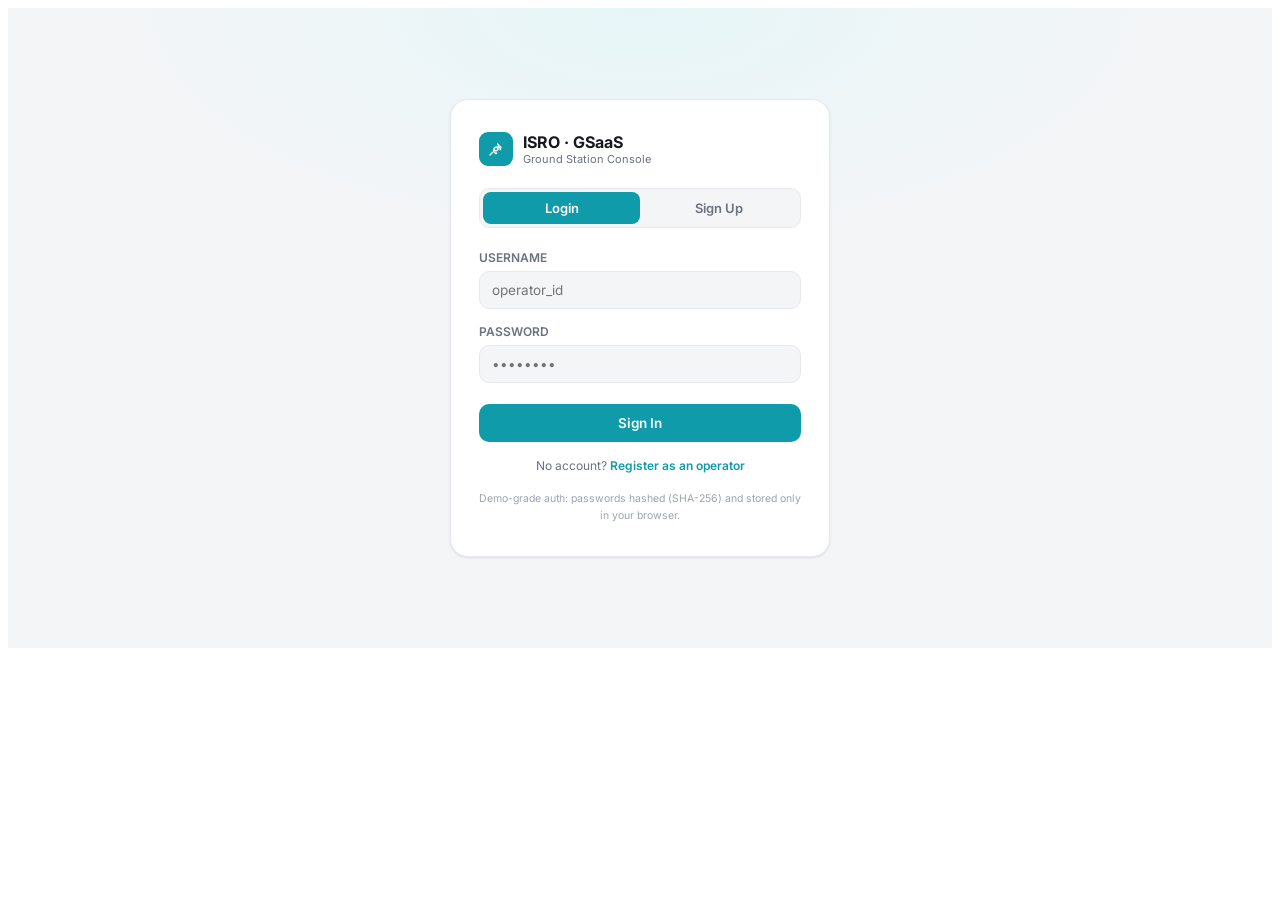
<file: frontend/src/index.html>
<!DOCTYPE html>
<html lang="en">
<head>
  <meta charset="UTF-8">
  <meta name="viewport" content="width=device-width, initial-scale=1.0">
  <meta name="description" content="ISRO GSaaS Ground Station Console">
  <title>ISRO GSaaS — Ground Station Console</title>
  <style>
  @import url('https://fonts.googleapis.com/css2?family=Inter:wght@400;500;600;700;800&display=swap');

  :root{
    --bg:#f4f5f7; --sidebar:#ffffff; --card:#ffffff; --border:#e7e9ec;
    --ink:#16181d; --muted:#6b7280; --muted-2:#9ca3af;
    --teal:#0f9baa; --teal-dark:#0c7e8a; --teal-soft:#e6f6f8;
    --orange:#f0752c;
    --green-bg:#dcfce7; --green-tx:#15803d; --green-dot:#22c55e;
    --amber-bg:#fef3c7; --amber-tx:#b45309; --amber-dot:#f59e0b;
    --red-bg:#fee2e2; --red-tx:#dc2626; --red-dot:#ef4444;
    --shadow: 0 1px 2px rgba(16,24,40,.04), 0 1px 3px rgba(16,24,40,.06);
    --radius:14px;
  }
  [data-theme="dark"]{
    --bg:#0c0e12; --sidebar:#111318; --card:#14161c; --border:#22252c;
    --ink:#eef1f4; --muted:#9aa2ad; --muted-2:#6b7280;
    --teal-soft:#0e2a2e;
    --green-bg:#0f2b1a; --green-tx:#4ade80;
    --amber-bg:#2b210c; --amber-tx:#fbbf24;
    --red-bg:#2b1414; --red-tx:#f87171;
    --shadow: 0 1px 2px rgba(0,0,0,.3), 0 4px 10px rgba(0,0,0,.25);
  }

  .gs-root{font-family:'Inter',ui-sans-serif,system-ui,sans-serif;background:var(--bg);color:var(--ink);
    min-height:100%;box-sizing:border-box;position:relative;}
  .gs-root *{box-sizing:border-box;}
  .gs-root button{font-family:inherit;}
  .gs-root input{font-family:inherit;}
  .icon{width:16px;height:16px;stroke:currentColor;fill:none;stroke-width:2;stroke-linecap:round;stroke-linejoin:round;flex:none;}

  /* ---------- AUTH ---------- */
  .auth-wrap{min-height:640px;display:flex;align-items:center;justify-content:center;padding:40px 16px;
    background:radial-gradient(900px 400px at 50% 0%, var(--teal-soft) 0%, transparent 60%), var(--bg);}
  .auth-card{width:100%;max-width:380px;background:var(--card);border:1px solid var(--border);border-radius:18px;
    box-shadow:var(--shadow);padding:32px 28px;}
  .auth-brand{display:flex;align-items:center;gap:10px;margin-bottom:22px;}
  .auth-brand .logo{width:34px;height:34px;border-radius:9px;background:var(--teal);display:flex;align-items:center;justify-content:center;color:#fff;}
  .auth-brand .name{font-weight:700;font-size:16px;}
  .auth-brand .sub{font-size:11px;color:var(--muted);}
  .auth-tabs{display:flex;background:var(--bg);border:1px solid var(--border);border-radius:10px;padding:3px;margin-bottom:22px;}
  .auth-tab{flex:1;text-align:center;padding:8px 0;font-size:13px;font-weight:600;color:var(--muted);
    border-radius:8px;cursor:pointer;background:none;border:none;}
  .auth-tab.active{background:var(--teal);color:#fff;}
  .a-field{margin-bottom:15px;}
  .a-field label{display:block;font-size:12px;font-weight:600;color:var(--muted);margin-bottom:6px;}
  .a-field input{width:100%;padding:10px 12px;border:1px solid var(--border);border-radius:10px;
    font-size:13.5px;background:var(--bg);color:var(--ink);outline:none;transition:border-color .15s;}
  .a-field input:focus{border-color:var(--teal);}
  .a-hint{font-size:11px;color:var(--muted);margin-top:5px;}
  .a-hint.bad{color:var(--red-tx);} .a-hint.ok{color:var(--green-tx);}
  .pw-checks{display:flex;flex-wrap:wrap;gap:4px 10px;margin-top:7px;}
  .pw-checks span{font-size:10.5px;color:var(--muted-2);}
  .pw-checks span.ok{color:var(--green-tx);} .pw-checks span.ok::before{content:'✓ ';}
  .pw-checks span:not(.ok)::before{content:'· ';}
  .a-btn{width:100%;padding:11px 0;border:none;border-radius:10px;background:var(--teal);color:#fff;
    font-weight:600;font-size:13.5px;cursor:pointer;margin-top:6px;transition:background .15s;}
  .a-btn:hover{background:var(--teal-dark);}
  .a-btn:disabled{opacity:.5;cursor:not-allowed;}
  .a-msg{margin-top:14px;font-size:12.5px;padding:9px 11px;border-radius:9px;}
  .a-msg.err{color:var(--red-tx);background:var(--red-bg);}
  .a-msg.ok{color:var(--green-tx);background:var(--green-bg);}
  .a-switch{margin-top:16px;font-size:12px;color:var(--muted);text-align:center;}
  .a-switch a{color:var(--teal);cursor:pointer;font-weight:600;text-decoration:none;}
  .a-note{margin-top:18px;font-size:10.5px;color:var(--muted-2);text-align:center;line-height:1.6;}

  /* ---------- APP SHELL ---------- */
  .shell{display:flex;min-height:640px;}
  .sidebar{width:230px;flex:none;background:var(--sidebar);border-right:1px solid var(--border);
    display:flex;flex-direction:column;padding:20px 14px;}
  .side-brand{display:flex;align-items:center;gap:9px;padding:4px 8px 22px;}
  .side-brand .logo{width:28px;height:28px;border-radius:8px;background:var(--teal);display:flex;align-items:center;justify-content:center;color:#fff;}
  .side-brand .name{font-weight:700;font-size:15px;}
  .side-nav{display:flex;flex-direction:column;gap:3px;flex:1;}
  .nav-item{display:flex;align-items:center;gap:10px;padding:10px 12px;border-radius:10px;
    font-size:13.5px;font-weight:500;color:var(--muted);cursor:pointer;background:none;border:none;
    text-align:left;width:100%;transition:background .12s,color .12s;}
  .nav-item:hover{background:var(--teal-soft);color:var(--ink);}
  .nav-item.active{background:var(--teal);color:#fff;font-weight:600;}
  .side-foot{border-top:1px solid var(--border);padding-top:14px;display:flex;flex-direction:column;gap:4px;}
  .foot-row{display:flex;gap:8px;}
  .foot-btn{flex:1;display:flex;align-items:center;justify-content:center;gap:6px;padding:8px 0;
    border-radius:9px;border:1px solid var(--border);background:none;color:var(--muted);font-size:11.5px;
    cursor:pointer;font-weight:500;}
  .foot-btn:hover{background:var(--teal-soft);}
  .logout-btn{display:flex;align-items:center;gap:8px;padding:9px 12px;border-radius:9px;border:none;
    background:none;color:var(--red-tx);font-size:12.5px;font-weight:600;cursor:pointer;margin-top:4px;}
  .logout-btn:hover{background:var(--red-bg);}

  .main{flex:1;min-width:0;padding:26px 30px 40px;}
  .top-row{display:flex;justify-content:space-between;align-items:flex-start;margin-bottom:22px;flex-wrap:wrap;gap:14px;}
  .page-title{font-size:26px;font-weight:800;letter-spacing:-.01em;}
  .page-sub{font-size:13px;color:var(--muted);margin-top:3px;}
  .user-pill{display:flex;align-items:center;gap:7px;background:var(--orange);color:#fff;border:none;
    padding:8px 16px;border-radius:999px;font-size:12.5px;font-weight:600;cursor:pointer;}

  .stat-grid{display:grid;grid-template-columns:repeat(3,1fr);gap:16px;margin-bottom:20px;}
  .stat-card{background:var(--card);border:1px solid var(--border);border-radius:var(--radius);
    padding:18px 18px 16px;box-shadow:var(--shadow);}
  .stat-top{display:flex;justify-content:space-between;align-items:center;margin-bottom:14px;}
  .stat-top .label{font-size:13px;color:var(--muted);font-weight:500;}
  .stat-top .icon{color:var(--muted-2);width:17px;height:17px;}
  .stat-num{font-size:30px;font-weight:800;letter-spacing:-.02em;}
  .stat-cap{font-size:12px;color:var(--muted);margin-top:3px;}

  .content-row{display:grid;grid-template-columns:1.5fr 1fr;gap:18px;align-items:start;}
  .panel{background:var(--card);border:1px solid var(--border);border-radius:var(--radius);box-shadow:var(--shadow);
    padding:18px 18px 20px;}
  .panel-head{display:flex;align-items:center;justify-content:space-between;gap:8px;font-weight:700;font-size:14.5px;margin-bottom:14px;}
  .panel-head .ph-title{display:flex;align-items:center;gap:8px;}
  .panel-head .icon{color:var(--teal);width:17px;height:17px;}
  .ph-actions{display:flex;gap:8px;flex-wrap:wrap;}
  .btn-sm{font-size:11.5px;font-weight:600;padding:7px 12px;border-radius:8px;border:1px solid var(--border);
    background:var(--bg);color:var(--ink);cursor:pointer;display:flex;align-items:center;gap:5px;}
  .btn-sm:hover{border-color:var(--teal);color:var(--teal-dark);}
  .btn-sm.primary{background:var(--teal);color:#fff;border-color:var(--teal);}
  .btn-sm.primary:hover{background:var(--teal-dark);}
  .btn-sm.warn{background:var(--red-tx);color:#fff;border-color:var(--red-tx);}

  .map-box{position:relative;height:340px;border-radius:12px;overflow:hidden;background:
      radial-gradient(circle at 50% 45%, #eef7f8 0%, #e4eef0 55%, #dbe6e8 100%);
      border:1px solid var(--border);}
  [data-theme="dark"] .map-box{background:radial-gradient(circle at 50% 45%, #14232a 0%, #101820 55%, #0c1216 100%);}
  .map-box svg{width:100%;height:100%;}
  .map-zoom{position:absolute;top:10px;left:10px;display:flex;flex-direction:column;gap:5px;z-index:3;}
  .map-zoom button{width:30px;height:30px;border-radius:8px;border:1px solid var(--border);background:var(--card);
    color:var(--ink);font-size:16px;font-weight:600;cursor:pointer;box-shadow:var(--shadow);}
  .map-legend{position:absolute;top:10px;right:10px;background:var(--card);border:1px solid var(--border);
    border-radius:10px;padding:9px 12px;font-size:11px;box-shadow:var(--shadow);z-index:3;}
  .map-legend .row{display:flex;align-items:center;gap:6px;margin:3px 0;color:var(--muted);}
  .map-legend .dot{width:7px;height:7px;border-radius:50%;}
  .map-caption{position:absolute;bottom:10px;left:10px;font-size:10.5px;color:var(--muted);
    background:var(--card);border:1px solid var(--border);padding:4px 9px;border-radius:8px;z-index:3;}

  .search-box{display:flex;align-items:center;gap:8px;background:var(--bg);border:1px solid var(--border);
    border-radius:10px;padding:9px 12px;margin-bottom:12px;}
  .search-box input{border:none;background:none;outline:none;font-size:13px;width:100%;color:var(--ink);}
  .search-box .icon{color:var(--muted-2);}
  .list-scroll{max-height:300px;overflow-y:auto;display:flex;flex-direction:column;gap:10px;padding-right:2px;}
  .pass-card{border:1px solid var(--border);border-radius:11px;padding:12px 13px;cursor:pointer;transition:border-color .12s;}
  .pass-card:hover{border-color:var(--teal);}
  .pass-top{display:flex;justify-content:space-between;align-items:center;margin-bottom:4px;gap:8px;}
  .pass-name{font-weight:700;font-size:13.5px;}
  .badge{font-size:10.5px;font-weight:700;padding:3px 9px;border-radius:999px;white-space:nowrap;}
  .badge.green{background:var(--green-bg);color:var(--green-tx);}
  .badge.amber{background:var(--amber-bg);color:var(--amber-tx);}
  .badge.red{background:var(--red-bg);color:var(--red-tx);}
  .tier-chip{font-size:9.5px;font-weight:700;color:var(--muted);border:1px solid var(--border);border-radius:6px;padding:1px 6px;}
  .pass-route{font-size:12px;color:var(--muted);margin-bottom:8px;}
  .pass-meta{display:flex;gap:14px;font-size:11.5px;color:var(--muted);flex-wrap:wrap;}
  .pass-meta span{display:flex;align-items:center;gap:4px;}
  .pass-meta .icon{width:12px;height:12px;}
  .flag-row{display:flex;gap:6px;margin-top:8px;flex-wrap:wrap;}
  .flag-chip{font-size:9.5px;font-weight:700;padding:2px 7px;border-radius:6px;}
  .flag-chip.red{background:var(--red-bg);color:var(--red-tx);}
  .flag-chip.amber{background:var(--amber-bg);color:var(--amber-tx);}

  .quick-stats{margin-top:18px;}
  .qs-row{display:flex;justify-content:space-between;align-items:center;padding:10px 0;
    border-bottom:1px solid var(--border);font-size:13px;color:var(--muted);}
  .qs-row:last-child{border-bottom:none;font-weight:700;color:var(--ink);}
  .qs-row b{font-weight:700;font-size:14px;}
  .qs-row.green b{color:var(--green-tx);} .qs-row.amber b{color:var(--amber-tx);} .qs-row.red b{color:var(--red-tx);}

  /* Schedule / Gantt */
  .gantt-wrap{overflow-x:auto;}
  .gantt{min-width:720px;}
  .gantt-header{display:grid;grid-template-columns:110px repeat(8,1fr);gap:0;font-size:10.5px;color:var(--muted);
    padding-bottom:8px;border-bottom:1px solid var(--border);margin-bottom:8px;}
  .gantt-header .hcell{text-align:center;}
  .gantt-row{display:grid;grid-template-columns:110px repeat(8,1fr);align-items:center;min-height:46px;
    border-bottom:1px solid var(--border);}
  .gantt-row:last-child{border-bottom:none;}
  .gantt-label{font-size:12.5px;font-weight:600;color:var(--ink);}
  .gantt-track{grid-column:2 / span 8;position:relative;height:30px;}
  .gantt-bar{position:absolute;top:2px;height:26px;border-radius:7px;font-size:10.5px;color:#fff;font-weight:600;
    display:flex;align-items:center;padding:0 8px;cursor:pointer;overflow:hidden;white-space:nowrap;
    box-shadow:0 1px 2px rgba(0,0,0,.15);}
  .gantt-bar.green{background:var(--green-dot);} .gantt-bar.amber{background:var(--amber-dot);color:#3a2a04;}
  .gantt-bar.red{background:var(--red-dot);}
  .gantt-bar.preempted{background:repeating-linear-gradient(45deg, var(--muted-2), var(--muted-2) 6px, var(--border) 6px, var(--border) 12px);
    color:var(--muted);text-decoration:line-through;}

  .drawer-overlay{position:fixed;inset:0;background:rgba(10,12,16,.4);display:flex;justify-content:flex-end;
    z-index:50;}
  .drawer{width:380px;max-width:90vw;background:var(--card);height:100%;padding:22px;overflow-y:auto;
    box-shadow:-8px 0 24px rgba(0,0,0,.15);}
  .drawer-head{display:flex;justify-content:space-between;align-items:center;margin-bottom:18px;}
  .drawer-head h3{font-size:17px;font-weight:800;}
  .drawer-close{background:var(--bg);border:1px solid var(--border);border-radius:8px;width:28px;height:28px;
    cursor:pointer;display:flex;align-items:center;justify-content:center;color:var(--muted);}
  .drawer-row{display:flex;justify-content:space-between;padding:9px 0;border-bottom:1px solid var(--border);
    font-size:12.5px;color:var(--muted);}
  .drawer-row b{color:var(--ink);font-weight:600;}
  .doppler-wrap{margin-top:16px;}
  .doppler-wrap .cap{font-size:11.5px;font-weight:600;color:var(--muted);margin-bottom:6px;}

  /* Toast */
  .toast{position:fixed;bottom:22px;right:22px;background:var(--ink);color:var(--bg);padding:13px 18px;
    border-radius:11px;font-size:12.5px;max-width:340px;box-shadow:0 8px 24px rgba(0,0,0,.25);z-index:60;
    display:flex;align-items:flex-start;gap:10px;}
  [data-theme="dark"] .toast{background:var(--teal);color:#fff;}

  /* SLA table */
  .sla-table{width:100%;border-collapse:collapse;font-size:12.5px;}
  .sla-table th{text-align:left;color:var(--muted);font-weight:600;padding:10px 12px;border-bottom:1px solid var(--border);font-size:11px;text-transform:uppercase;letter-spacing:.03em;}
  .sla-table td{padding:12px;border-bottom:1px solid var(--border);}
  .sla-table tr:last-child td{border-bottom:none;}
  .sla-bar-bg{background:var(--bg);border-radius:6px;height:7px;width:90px;overflow:hidden;}
  .sla-bar-fill{height:100%;border-radius:6px;}

  /* Antennas grid */
  .ant-grid{display:grid;grid-template-columns:repeat(2,1fr);gap:16px;}
  .ant-card{background:var(--card);border:1px solid var(--border);border-radius:var(--radius);padding:16px;box-shadow:var(--shadow);}
  .ant-top{display:flex;justify-content:space-between;align-items:flex-start;margin-bottom:10px;}
  .ant-name{font-weight:700;font-size:14.5px;}
  .ant-station{font-size:11.5px;color:var(--muted);}
  .ant-activity{font-size:12px;color:var(--muted);margin:8px 0 14px;}
  .ant-body{display:flex;gap:16px;}
  .ant-gauge-col{flex:none;width:96px;display:flex;flex-direction:column;align-items:center;gap:8px;}
  .ant-gauge{width:88px;height:88px;}
  .el-gauge{width:26px;height:70px;border-radius:6px;background:var(--bg);border:1px solid var(--border);
    position:relative;overflow:hidden;}
  .el-gauge .fill{position:absolute;bottom:0;left:0;right:0;background:var(--teal);transition:height .1s linear;}
  .el-gauge .keyhole{position:absolute;top:0;left:0;right:0;height:15%;background:repeating-linear-gradient(45deg, var(--red-dot), var(--red-dot) 3px, transparent 3px, transparent 6px);opacity:.5;}
  .ant-controls{flex:1;min-width:0;}
  .ctl-row{margin-bottom:12px;}
  .ctl-row label{display:flex;justify-content:space-between;font-size:11px;font-weight:600;color:var(--muted);margin-bottom:5px;}
  .ctl-row input[type=range]{width:100%;accent-color:var(--teal);}
  .slew-status{font-size:11.5px;font-weight:600;margin-top:4px;}
  .slew-status.idle{color:var(--muted);}
  .slew-status.slewing{color:var(--amber-tx);}
  .slew-status.ontarget{color:var(--green-tx);}
  .keyhole-warn{font-size:10.5px;color:var(--red-tx);margin-top:4px;}

  /* Link budget */
  .lb-grid{display:grid;grid-template-columns:1fr 1fr;gap:18px;}
  .lb-slider{margin-bottom:20px;}
  .lb-slider label{display:flex;justify-content:space-between;font-size:12.5px;font-weight:600;margin-bottom:8px;}
  .lb-slider label b{color:var(--teal-dark);}
  .lb-slider input[type=range]{width:100%;accent-color:var(--teal);}
  .lb-readouts{display:grid;grid-template-columns:1fr 1fr;gap:10px;margin-top:18px;}
  .lb-read{background:var(--bg);border:1px solid var(--border);border-radius:10px;padding:11px 13px;}
  .lb-read .k{font-size:10.5px;color:var(--muted);font-weight:600;text-transform:uppercase;letter-spacing:.03em;}
  .lb-read .v{font-size:18px;font-weight:800;margin-top:3px;}
  .modcod-badge{display:inline-block;margin-top:14px;padding:8px 14px;border-radius:10px;background:var(--teal-soft);
    color:var(--teal-dark);font-weight:700;font-size:13px;}
  .curve-box{margin-top:6px;}
  .curve-cap{font-size:11.5px;font-weight:600;color:var(--muted);margin-bottom:8px;}

  /* Settings */
  .settings-grid{display:grid;grid-template-columns:1fr 1fr;gap:18px;max-width:760px;}
  .profile-row{display:flex;justify-content:space-between;padding:11px 0;border-bottom:1px solid var(--border);font-size:13px;}
  .profile-row span{color:var(--muted);}
  .profile-row b{font-weight:600;}
  .toggle-row{display:flex;justify-content:space-between;align-items:center;padding:12px 0;border-bottom:1px solid var(--border);}
  .toggle-row:last-child{border-bottom:none;}
  .toggle-row .t-label{font-size:13px;font-weight:600;}
  .toggle-row .t-sub{font-size:11.5px;color:var(--muted);}
  .switch{width:40px;height:22px;border-radius:999px;background:var(--border);position:relative;cursor:pointer;flex:none;}
  .switch.on{background:var(--teal);}
  .switch .knob{position:absolute;top:2px;left:2px;width:18px;height:18px;border-radius:50%;background:#fff;
    transition:left .15s;box-shadow:0 1px 2px rgba(0,0,0,.2);}
  .switch.on .knob{left:20px;}
  .disclaimer{font-size:10.5px;color:var(--muted-2);line-height:1.6;margin-top:16px;}

  @media (max-width:960px){
    .shell{flex-direction:column;}
    .sidebar{width:100%;flex-direction:row;flex-wrap:wrap;align-items:center;}
    .side-nav{flex-direction:row;flex-wrap:wrap;}
    .stat-grid,.content-row,.settings-grid,.ant-grid,.lb-grid{grid-template-columns:1fr;}
  }

  </style>
</head>
<body>
  <div class="gs-root" id="gsRoot" data-theme="light"></div>
  <script src="gsaas-console-app.js"></script>
</body>
</html>
</file>
